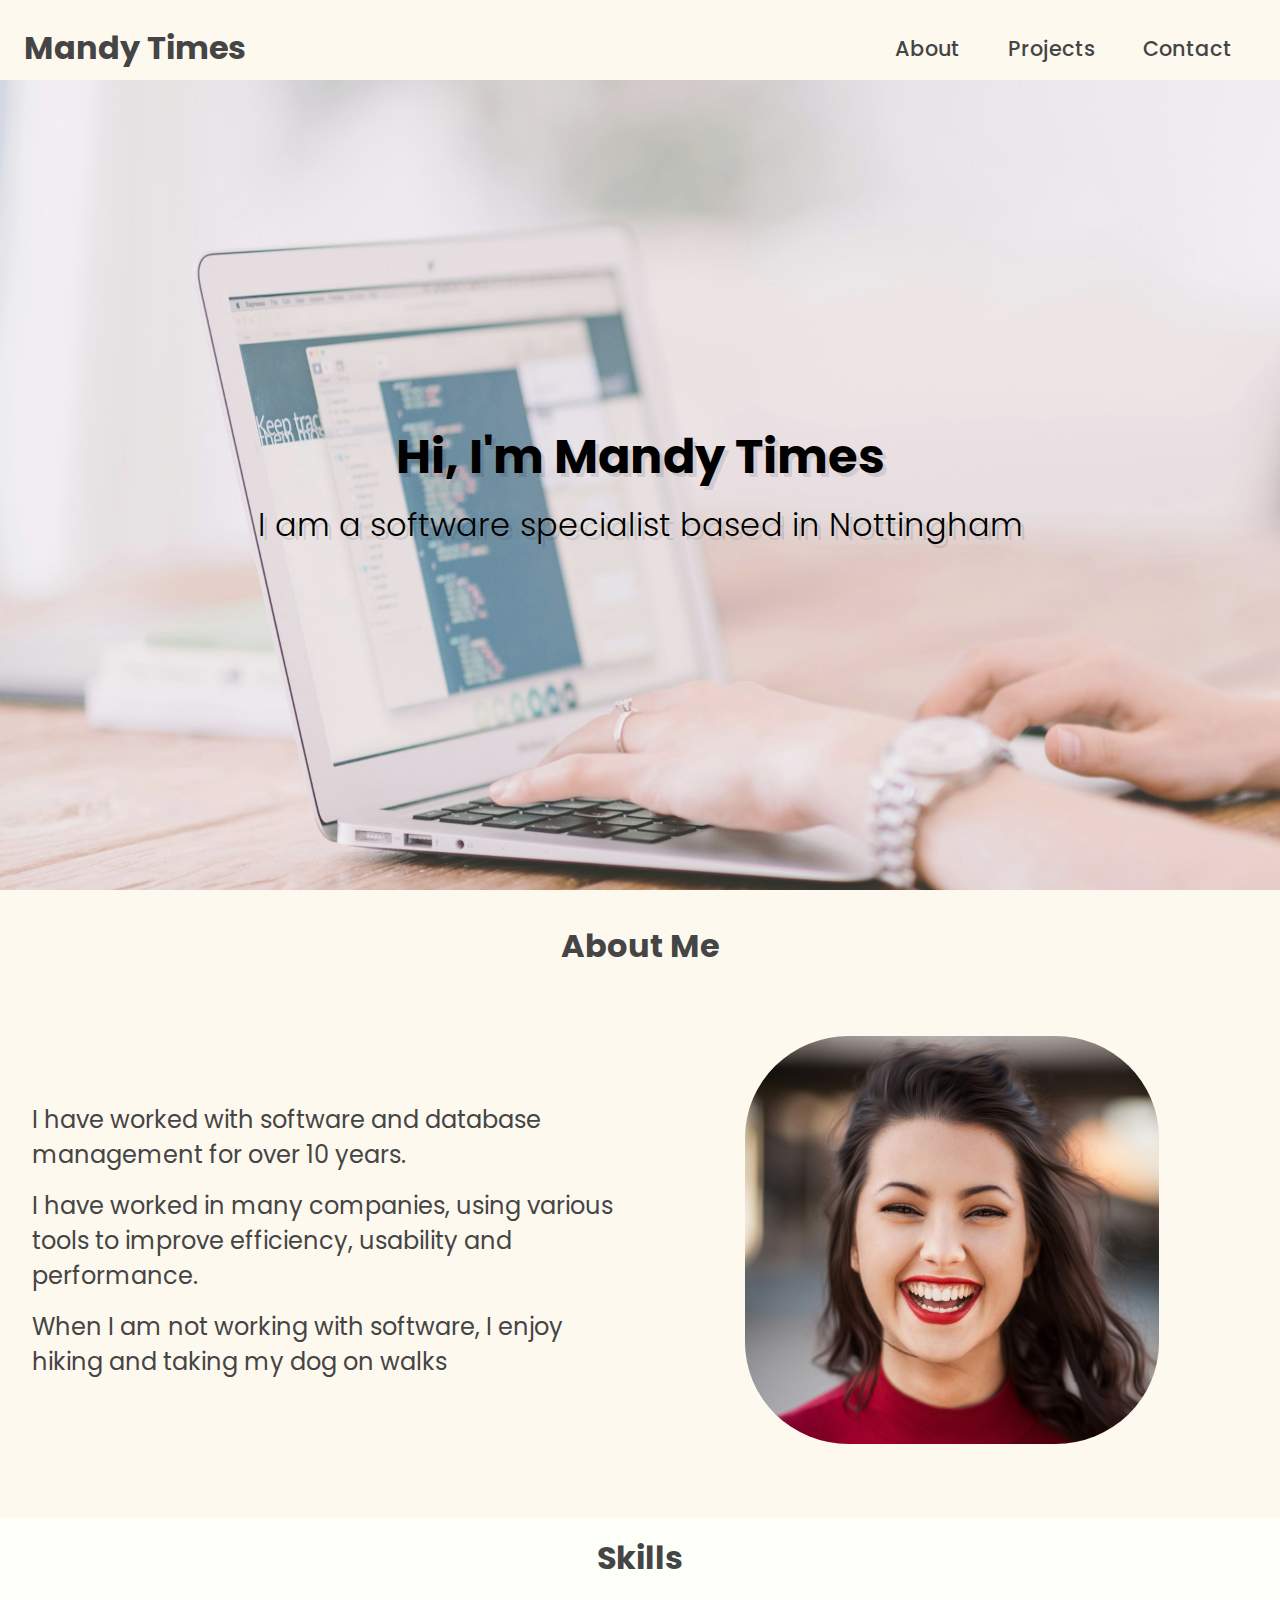
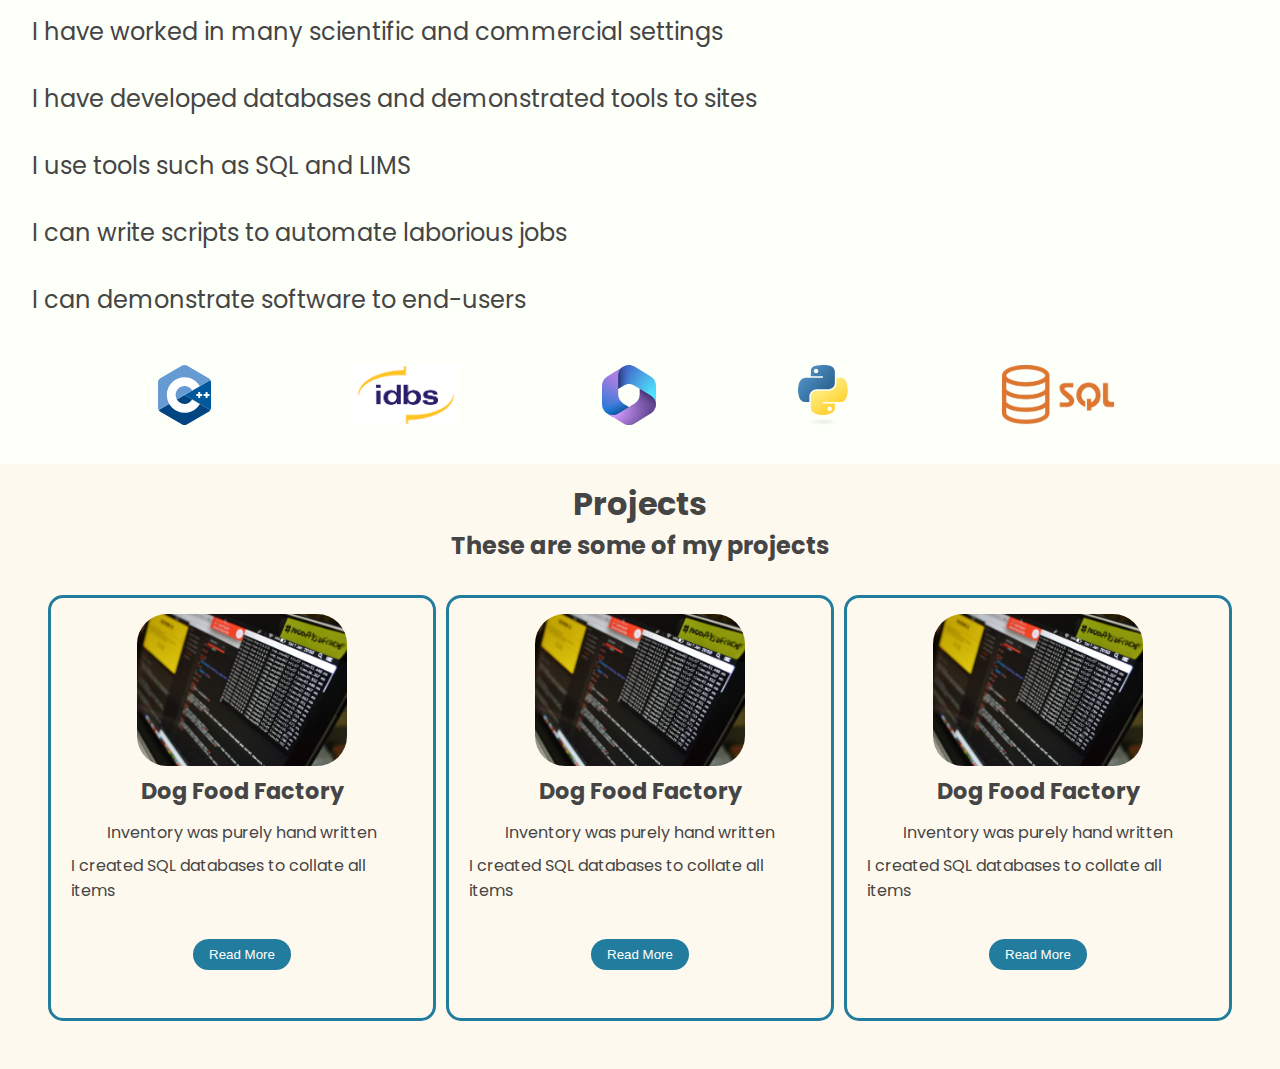
<file: index.html>
<!DOCTYPE html>
<html lang="en">

    <head>
        <meta charset="UTF-8">
        <meta name="viewport" content="width=device-width, initial-scale=1.0">
        <title>Mandy Times</title>
        <link rel="preconnect" href="https://fonts.googleapis.com">
        <link rel="preconnect" href="https://fonts.gstatic.com" crossorigin>
        <link
            href="https://fonts.googleapis.com/css2?family=Poppins:ital,wght@0,100;0,200;0,300;0,400;0,500;0,600;0,700;0,800;0,900;1,100;1,200;1,300;1,400;1,500;1,600;1,700;1,800;1,900&display=swap"
            rel="stylesheet">
        <link rel="stylesheet" href="./assets/styles/styles.css">
    </head>

    <body>


        <nav class="bg-one">
            <div class="navbar">
                <ul>
                    <div class="left-nav">
                        <h1 class="nav-header">Mandy Times</h1>
                    </div>
                    <div class="right-nav">
                        <li class="nav-link"><a href="">About</a></li>
                        <li class="nav-link"><a href="">Projects</a></li>
                        <li class="nav-link"><a href="">Contact</a></li>

                    </div>
                </ul>
            </div>
        </nav>

        <section id="hero">
            <div class="image-section">

            </div>
            <div class="hero-text">
                <h2>Hi, I'm Mandy Times</h2>
                <h3>I am a software specialist based in Nottingham</h3>
            </div>
        </section>

        <section id="about" class="py-2">
            <h3 class="section-header">About Me</h3>
            <div class="two-column-container">
                <div class="left-section">
                    <div class="text-section">

                        <p>I have worked with software and database management for over 10 years.</p>
                        <p>I have worked in many companies, using various tools to improve efficiency, usability and
                            performance.</p>
                        <!-- <p>I work with tools such as SQL, Microsoft 365 and LIMS</p> -->
                        <p>When I am not working with software, I enjoy hiking and taking my dog on walks</p>
                    </div>

                </div>
                <div class="right-section">
                    <!-- <div class="image-container"> -->
                    <img src="./assets/img/profile_cropped.jpg" alt="">
                    <!-- </div> -->
                </div>
            </div>
        </section>

        <section id="skills" class="bg-two p-2">
            <h3 class="section-header">Skills</h3>

            <div class="text-section p-2">
                <p>I have worked in many scientific and commercial settings</p>
                <p>I have developed databases and demonstrated tools to sites</p>
                <p>I use tools such as SQL and LIMS</p>
                <p>I can write scripts to automate laborious jobs</p>
                <p>I can demonstrate software to end-users</p>
            </div>

            <div class="logo-section">
                <ul class="logo-list">
                    <li class="logo-item"><img src="./assets/img/logos/c++.svg" class="logo"></img></li>
                    <li class="logo-item"><img src="./assets/img/logos/idbs.png" class="logo"></img></li>
                    <li class="logo-item"><img src="./assets/img/logos/microsoft.svg" class="logo"></img></li>
                    <li class="logo-item"><img src="./assets/img/logos/python.svg" class="logo"></img></li>
                    <li class="logo-item"><img src="./assets/img/logos/Sql.png" class="logo"></img></li>
                </ul>
            </div>

        </section>

        <section id="projects" class="bg-one p-2">
            <h3 class="section-header">Projects</h3>
            <h4>These are some of my projects</h4>

            <div class="project-section p-2">
                <div class="card">
                    <img src="./assets/img/project.jpg" alt="" class="card-image">
                    <h5 class="project-title">Dog Food Factory</h5>
                    <p class="project-text">Inventory was purely hand written</p>

                    <p class="project-text">I created SQL databases to collate all items</p>

                    <button class="btn-blue"><a href="">Read More</a></button>
                </div>
                <div class="card">
                    <img src="./assets/img/project.jpg" alt="" class="card-image">
                    <h5 class="project-title">Dog Food Factory</h5>
                    <p class="project-text">Inventory was purely hand written</p>

                    <p class="project-text">I created SQL databases to collate all items</p>

                    <button class="btn-blue"><a href="">Read More</a></button>
                </div>
                <div class="card">
                    <img src="./assets/img/project.jpg" alt="" class="card-image">
                    <h5 class="project-title">Dog Food Factory</h5>
                    <p class="project-text">Inventory was purely hand written</p>

                    <p class="project-text">I created SQL databases to collate all items</p>

                    <button class="btn-blue"><a href="">Read More</a></button>
                </div>
            </div>
        </section>
    </body>

</html>
</file>
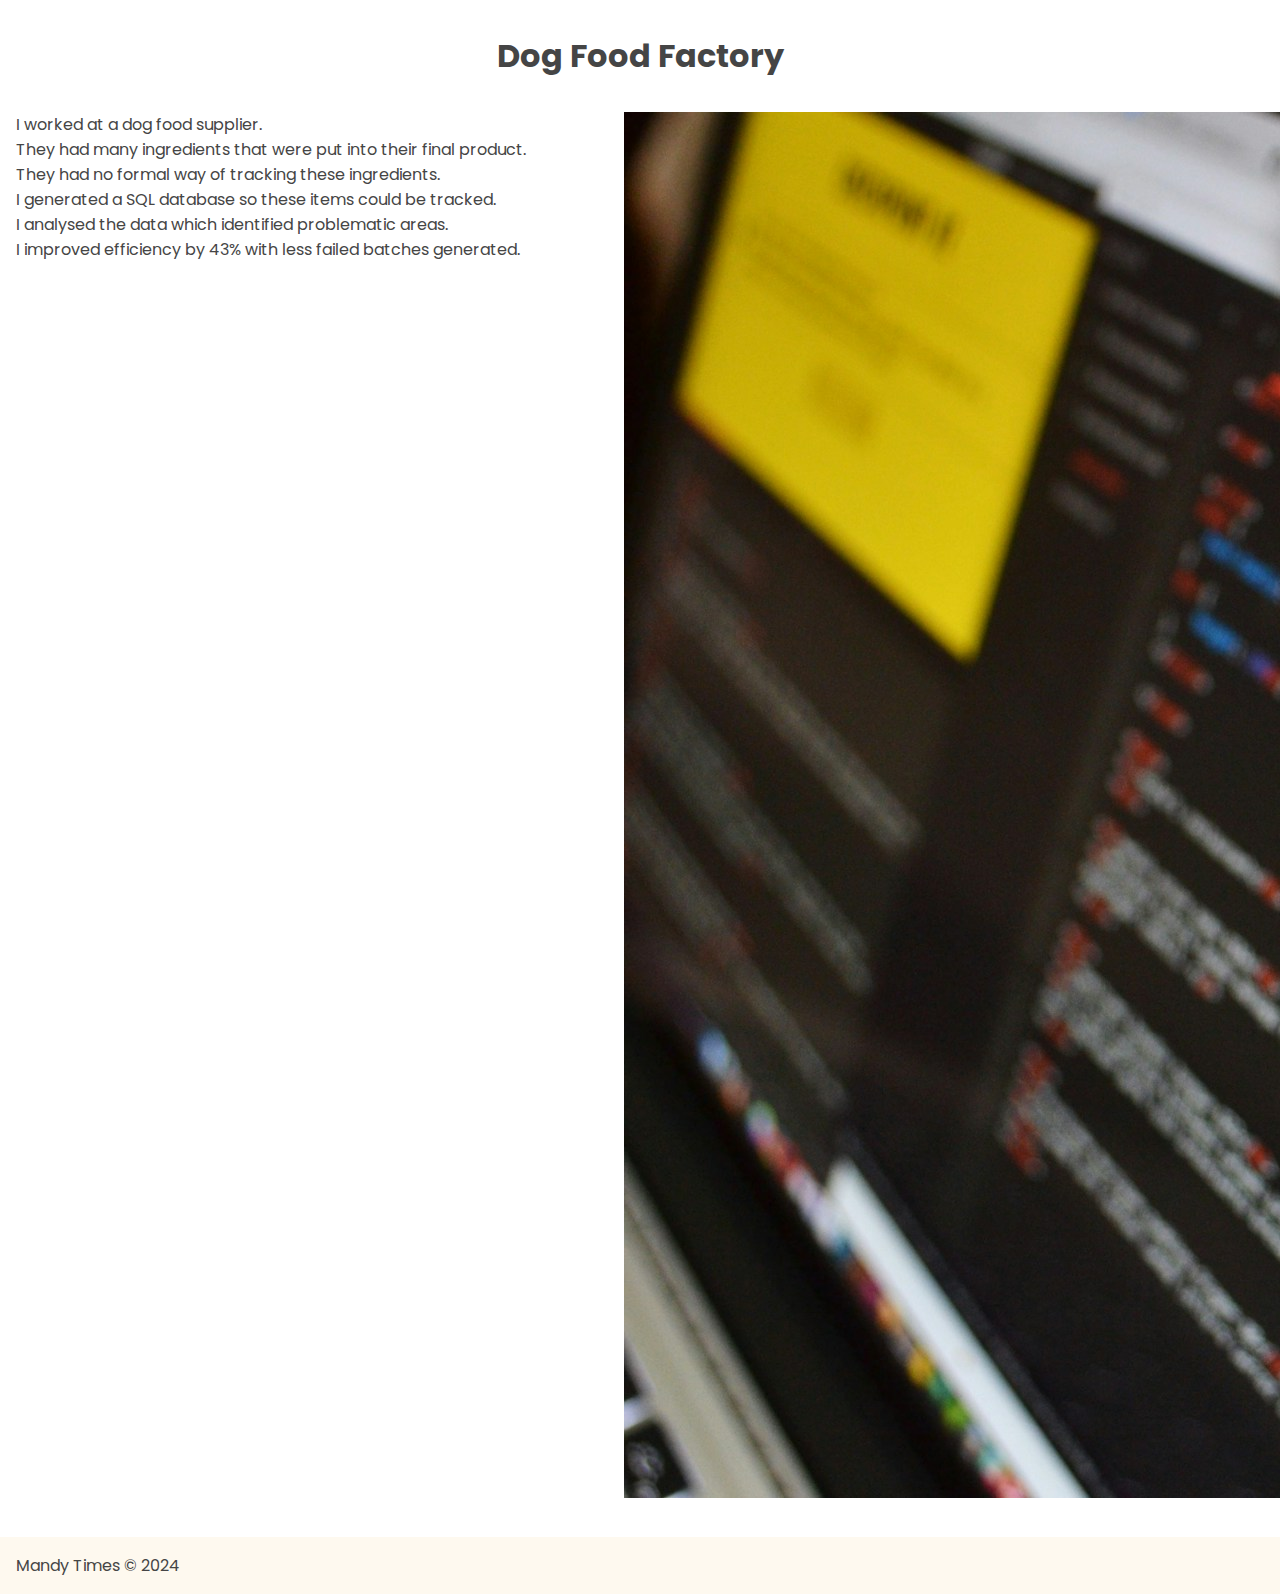
<file: project1.html>
<!DOCTYPE html>
<html lang="en">

    <head>
        <meta charset="UTF-8">
        <meta name="viewport" content="width=device-width, initial-scale=1.0">
        <title>Dog Food Factory</title>
        <link rel="preconnect" href="https://fonts.googleapis.com">
        <link rel="preconnect" href="https://fonts.gstatic.com" crossorigin>
        <link
            href="https://fonts.googleapis.com/css2?family=Poppins:ital,wght@0,100;0,200;0,300;0,400;0,500;0,600;0,700;0,800;0,900;1,100;1,200;1,300;1,400;1,500;1,600;1,700;1,800;1,900&display=swap"
            rel="stylesheet">
        <link rel="stylesheet" href="./assets/styles/styles.css">
    </head>

    <body>
        <section id="project" class="bg-2">
            <section class="py-2">
                <h3 class="section-header py-2">Dog Food Factory</h3>
                <div class="two-column-container">
                    <div class="left-section">
                        <div class="text-section">

                            <p>I worked at a dog food supplier.</p>
                            <p>They had many ingredients that were put into their final product.</p>
                            <p>They had no formal way of tracking these ingredients.</p>
                            <p>I generated a SQL database so these items could be tracked.</p>
                            <p>I analysed the data which identified problematic areas.</p>
                            <p>I improved efficiency by 43% with less failed batches generated.</p>

                        </div>

                    </div>
                    <div class="right-section">
                        <!-- <div class="image-container"> -->
                        <img src="./assets/img/project.jpg" alt="">
                        <!-- </div> -->
                    </div>
                </div>
            </section>
        </section>

        <footer class="bg-one p-2">
            <p>Mandy Times &copy; 2024</p>
        </footer>
    </body>

</html>
</file>
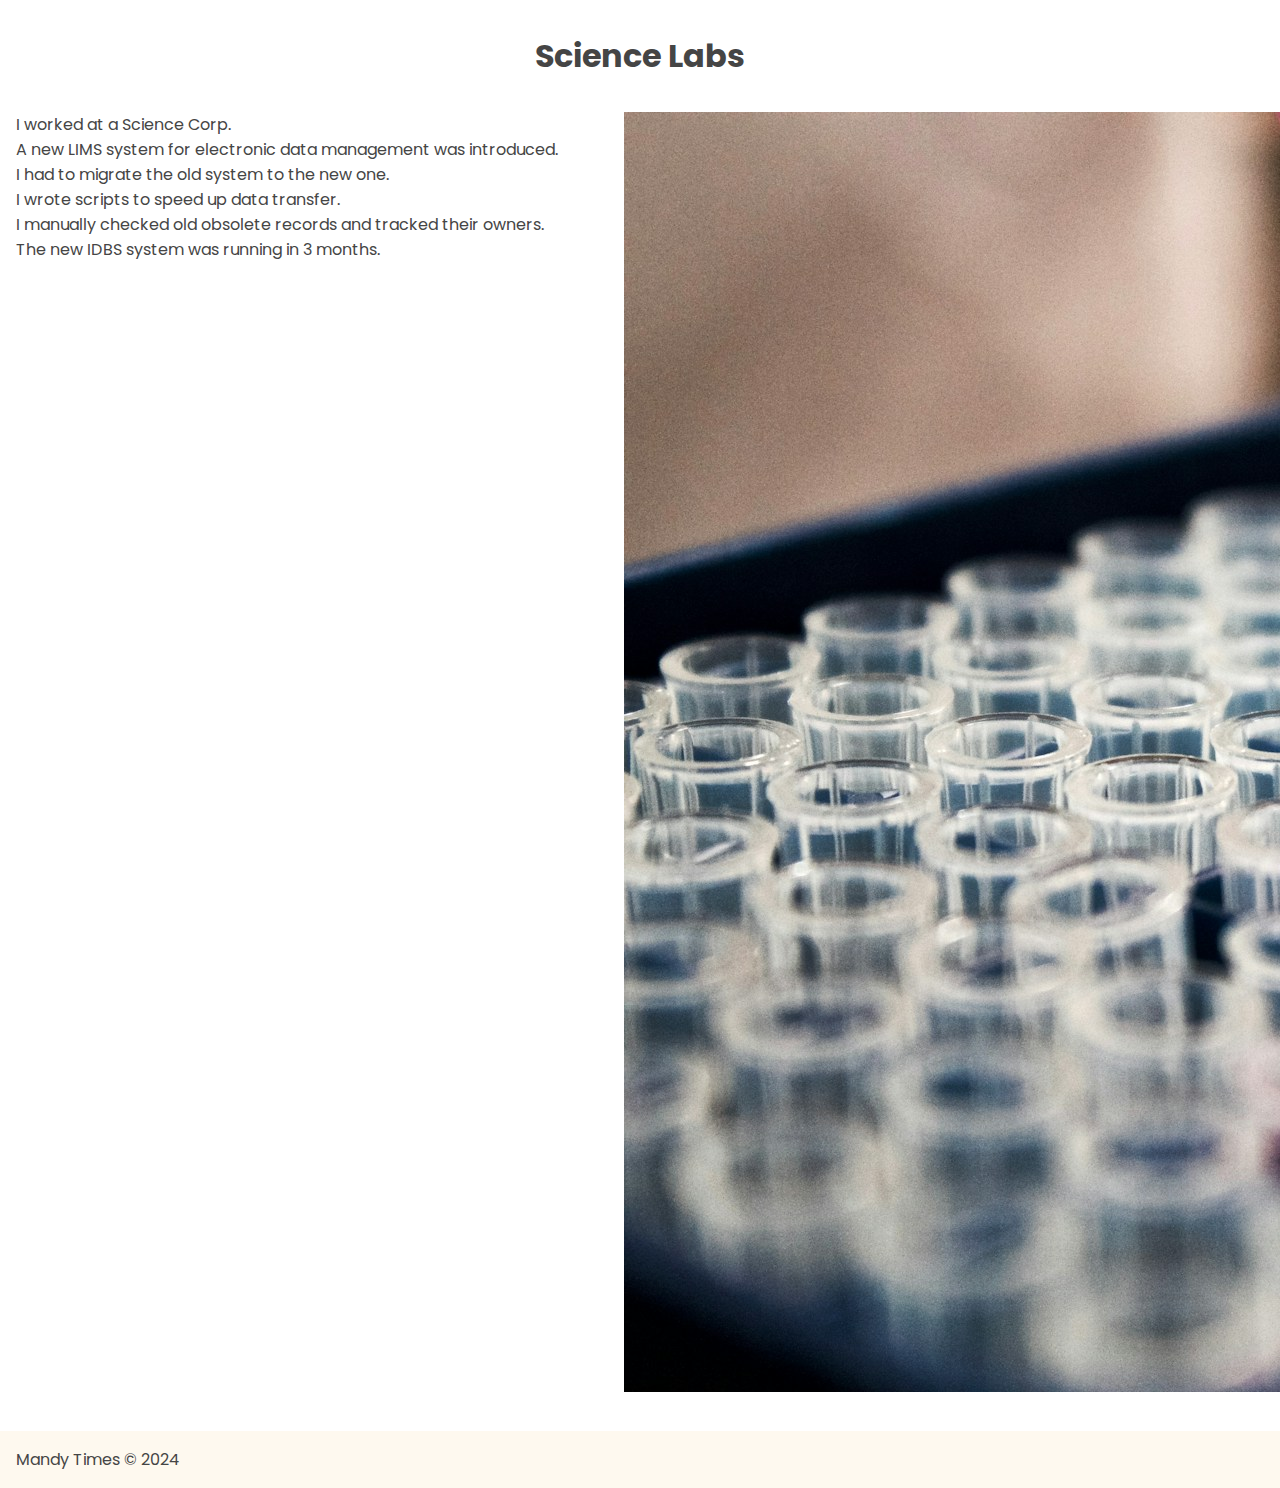
<file: project2.html>
<!DOCTYPE html>
<html lang="en">

    <head>
        <meta charset="UTF-8">
        <meta name="viewport" content="width=device-width, initial-scale=1.0">
        <title>Science Corp</title>
        <link rel="preconnect" href="https://fonts.googleapis.com">
        <link rel="preconnect" href="https://fonts.gstatic.com" crossorigin>
        <link
            href="https://fonts.googleapis.com/css2?family=Poppins:ital,wght@0,100;0,200;0,300;0,400;0,500;0,600;0,700;0,800;0,900;1,100;1,200;1,300;1,400;1,500;1,600;1,700;1,800;1,900&display=swap"
            rel="stylesheet">
        <link rel="stylesheet" href="./assets/styles/styles.css">
    </head>

    <body>
        <section id="project" class="bg-2">
            <section class="py-2">
                <h3 class="section-header py-2">Science Labs</h3>
                <div class="two-column-container">
                    <div class="left-section">
                        <div class="text-section">

                            <p>I worked at a Science Corp.</p>
                            <p>A new LIMS system for electronic data management was introduced.</p>
                            <p>I had to migrate the old system to the new one.</p>
                            <p>I wrote scripts to speed up data transfer.</p>
                            <p>I manually checked old obsolete records and tracked their owners.</p>
                            <p>The new IDBS system was running in 3 months.</p>

                        </div>

                    </div>
                    <div class="right-section">
                        <!-- <div class="image-container"> -->
                        <img src="./assets/img/lab.jpg" alt="">
                        <!-- </div> -->
                    </div>
                </div>
            </section>
        </section>

        <footer class="bg-one p-2">
            <p>Mandy Times &copy; 2024</p>
        </footer>
    </body>

</html>
</file>
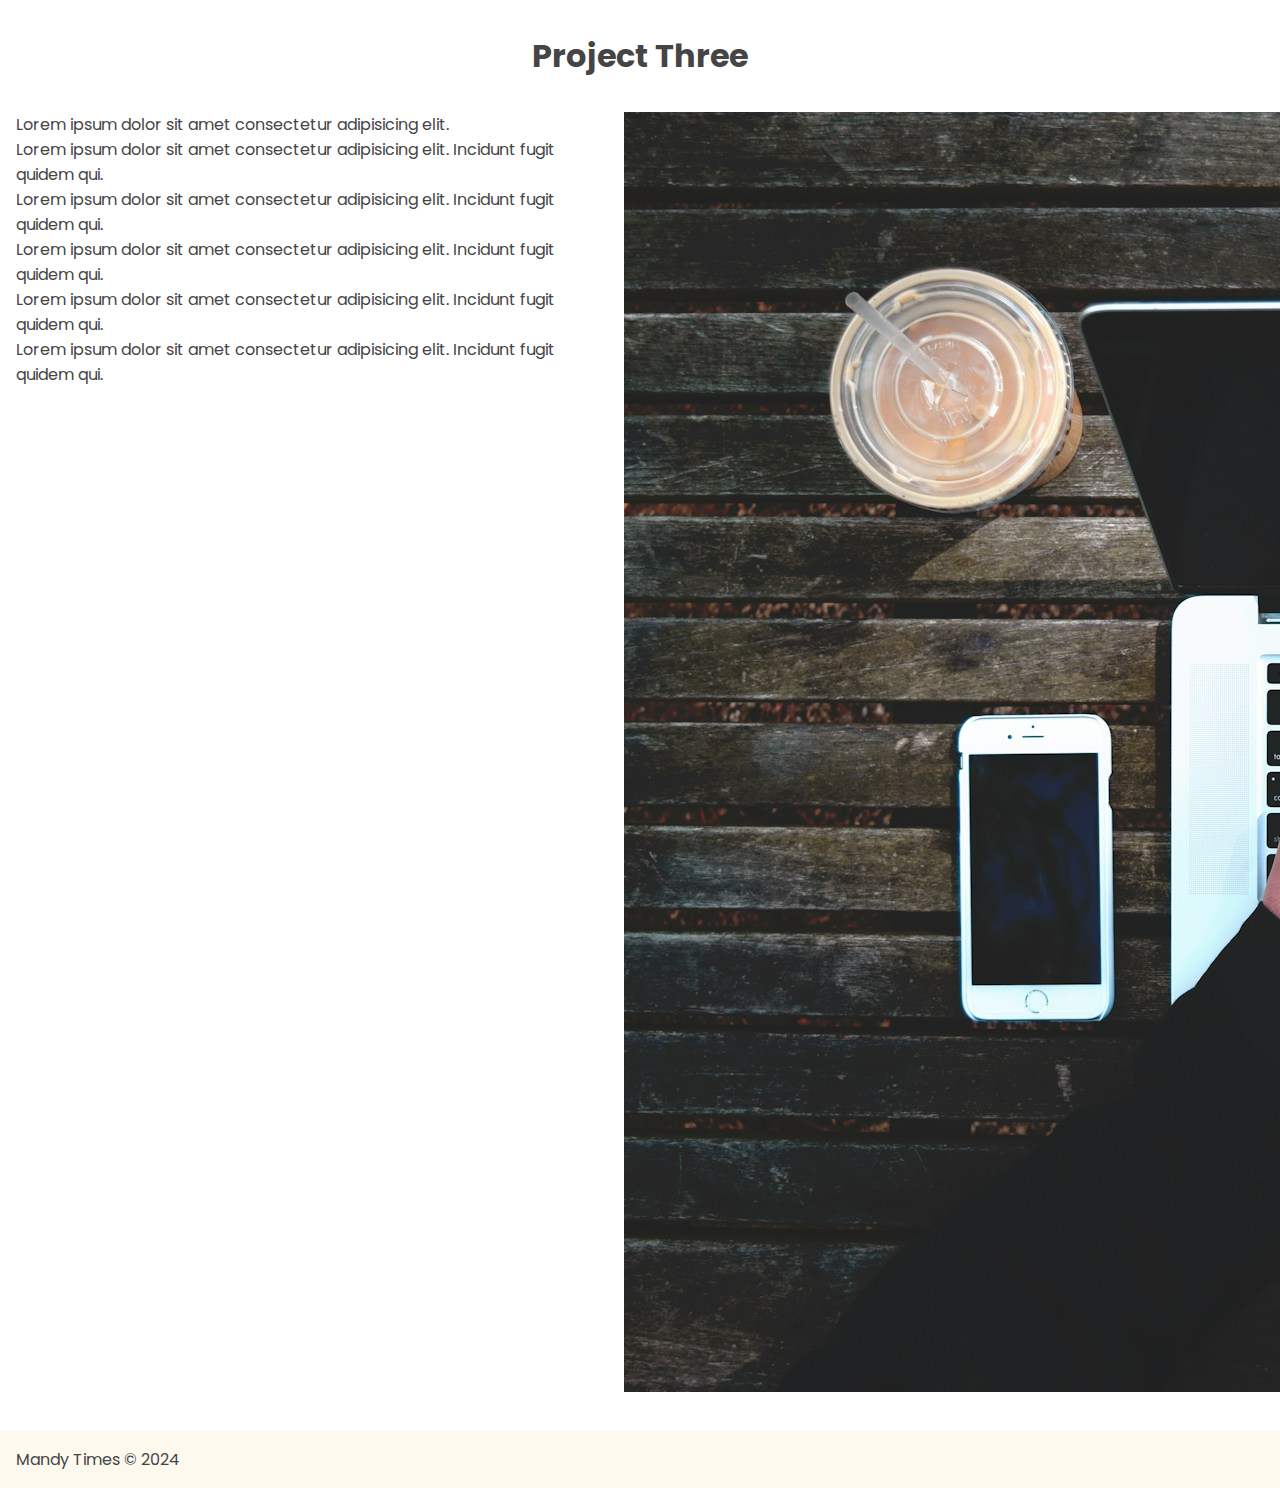
<file: project3.html>
<!DOCTYPE html>
<html lang="en">

    <head>
        <meta charset="UTF-8">
        <meta name="viewport" content="width=device-width, initial-scale=1.0">
        <title>Project Three</title>
        <link rel="preconnect" href="https://fonts.googleapis.com">
        <link rel="preconnect" href="https://fonts.gstatic.com" crossorigin>
        <link
            href="https://fonts.googleapis.com/css2?family=Poppins:ital,wght@0,100;0,200;0,300;0,400;0,500;0,600;0,700;0,800;0,900;1,100;1,200;1,300;1,400;1,500;1,600;1,700;1,800;1,900&display=swap"
            rel="stylesheet">
        <link rel="stylesheet" href="./assets/styles/styles.css">
    </head>

    <body>
        <section id="project" class="bg-2">
            <section class="py-2">
                <h3 class="section-header py-2">Project Three</h3>
                <div class="two-column-container">
                    <div class="left-section">
                        <div class="text-section">

                            <p>Lorem ipsum dolor sit amet consectetur adipisicing elit.</p>
                            <p>Lorem ipsum dolor sit amet consectetur adipisicing elit. Incidunt fugit quidem qui.</p>
                            <p>Lorem ipsum dolor sit amet consectetur adipisicing elit. Incidunt fugit quidem qui.</p>
                            <p>Lorem ipsum dolor sit amet consectetur adipisicing elit. Incidunt fugit quidem qui.</p>
                            <p>Lorem ipsum dolor sit amet consectetur adipisicing elit. Incidunt fugit quidem qui.</p>
                            <p>Lorem ipsum dolor sit amet consectetur adipisicing elit. Incidunt fugit quidem qui.</p>


                        </div>

                    </div>
                    <div class="right-section">
                        <!-- <div class="image-container"> -->
                        <img src="./assets/img/project3.jpg" alt="">
                        <!-- </div> -->
                    </div>
                </div>
            </section>
        </section>

        <footer class="bg-one p-2">
            <p>Mandy Times &copy; 2024</p>
        </footer>
    </body>

</html>
</file>
<file: assets/styles/styles.css>
* {
    margin: 0;
    padding: 0;
}

/* variables */

:root {
    --black: #454545;
    /* --white: #f5f5f0; */
    --bg-one: #fef9ef;
    --bg-two: #fdfff9;
    --red: #fe6d73;
    --blue: #227c9d;
    --teal: #17c3b2;
    --yellow: #ffcb77;

}

/* utils */
.bg-one {
    background-color: var(--bg-one);
}

.bg-two {
    background-color: var(--bg-two);
}

.py-2 {
    padding: 1rem 0;
}

.px-2 {
    padding: 0 1rem;
}

.p-2 {
    padding: 1rem;
}

.section-header {
    font-size: 2rem;
    text-align: center;
}


.two-column-container {
    display: flex;
    min-height: 60vh;
}

.two-column-container .left-section,
.two-column-container .right-section {
    width: 50%;
    padding: 1rem;
}

.btn-blue {
    display: inline-block;
    padding: 0.5rem 1rem;
    border-radius: 20px;
    border: none;
    background-color: var(--blue);
    color: #fff;
}

.btn-blue:hover {
    opacity: 0.9;
    cursor: pointer;
}

.btn-blue a {
    text-decoration: none;
    color: #fff;
}

/* body styles */
html {
    font-family: "Poppins", sans-serif;
    font-size: 16px;


}

body {
    width: 100%;
    box-sizing: border-box;
    color: var(--black);
    /* background-color: var(--bg-two); */
}

ul {
    list-style: none;
}

/* navbar */

.navbar {
    /* width: 100vw; */
    padding: 1.5rem 1.5rem 0.5rem;
    /* background-color: var(--bg-two); */
    /* height: 10vh; */
}

.navbar ul {
    /* height: 10vh; */
    /* list-style: none; */
    display: flex;
    flex-direction: row;
    justify-content: space-between;
    align-items: center;
}

.navbar .left-nav .nav-header {
    font-size: 2rem;
    text-align: center;
}

.navbar ul .right-nav {
    display: flex;
}

.navbar ul .right-nav .nav-link {
    display: inline-block;
    font-size: 1.3rem;
    /* padding: 0 1rem; */
}

.navbar ul .right-nav .nav-link a {
    text-decoration: none;
    padding: 0 1.5rem 0.5rem;
    font-weight: 500;
    color: var(--black);
}

.navbar ul .right-nav .nav-link a:hover {
    border-bottom: 3px solid var(--red);

}

/* hero section */

section#hero {
    height: 90vh;
    width: 100%;
    position: relative;

}

section#hero .image-section {
    width: 100%;
    height: 100%;
    background-image: url("../img/laptop_hero2.jpg");
    background-repeat: no-repeat;
    background-size: cover;
    background-position: center;
    opacity: 0.9;

}

section#hero .hero-text {
    position: absolute;
    top: 50%;
    left: 50%;
    transform: translate(-50%, -50%);
    width: 80%;
    text-align: center;
}

section#hero .hero-text {
    color: var(--black);
    /* color: black; */
}


section#hero .hero-text h2 {
    font-size: 3rem;
    text-shadow: 4px 4px 0 rgb(0, 0, 0, 0.1);
    color: black;
}



section#hero .hero-text h3 {
    font-size: 2rem;
    text-shadow: 4px 4px 0 rgb(0, 0, 0, 0.1);
    font-weight: 300;
    margin-top: 0.5rem;
    color: black;
}

/* about section */
section#about {
    background-color: var(--bg-one);
    /* display: flex; */
    padding: 2rem 1rem 0.5rem;
}

/* section#about h3 {
    font-size: 1.8rem;
    text-align: center;
} */



#about .two-column-container .left-section .text-section {
    display: flex;
    flex-direction: column;
    justify-content: center;
    /* align-items: center; */
    /* padding: 1rem; */
    height: 100%;
}

#about .two-column-container .left-section .text-section p {
    padding: 0.5rem 0;
    font-size: 1.5rem;
}


#about .two-column-container .right-section {
    display: flex;
    /* text-align: center; */
    flex-direction: column;
    justify-content: center;
    align-items: center;

}


#about .two-column-container .right-section img {
    width: 70%;
    min-width: 200px;
    border-radius: 25%;

}


/* skills section */

/* #skills .text-section {
    margin: 0 auto;
    width: 80%;
} */

#skills p {
    font-size: 1.5rem;
    padding: 1rem 0;
}


#skills .logo-section .logo-list {
    display: flex;
    flex-direction: row;
    /* background-color: var(--bg-one); */
    justify-content: space-evenly;
    margin: 1rem 0;
}

#skills .logo-section .logo-list .logo-item .logo {
    /* width: 50px; */
    height: 60px;
}


/* work section */

#projects h4 {
    text-align: center;
    font-size: 1.5rem;
}

.project-section {
    display: flex;
    padding: 1rem;
    margin: 1rem;
    justify-content: space-between;
    gap: 10px;
}

.project-section .card {
    width: 30%;
    /* height: 100px; */
    border: 3px solid var(--blue);
    border-radius: 15px;
    display: flex;
    flex-direction: column;
    align-items: center;
    padding: 1rem;
}

.project-section .card img {
    max-width: 60%;
    border-radius: 30px;
}

.project-section .card .project-title {
    font-size: 1.4rem;
    margin: 0.5rem 0;
}

.project-section .card .project-text {
    margin: 0.25rem;
}

.project-section .card .btn-blue {
    margin: 2rem 0;
}

/* media queries */

@media (width <700px) {
    .project-section {
        flex-direction: column;
        /* justify-content: center; */
        align-items: center;
        gap: 20px;
    }

    .project-section .card {
        width: 80%;
    }
}

@media (width <=500px) {


    /* navbar */
    .navbar ul {
        flex-direction: column;
    }

    .navbar .left-nav .nav-header {
        font-size: 2rem;
        margin-bottom: 0.5rem;
        /* font-weight: 100; */
    }

    .navbar ul .right-nav .nav-link {
        font-size: 1rem;
    }

    .navbar ul .right-nav .nav-link a {
        padding: 0 0.75rem 0.5rem;
        margin: 0 0.5rem;
    }

    /* hero section */
    section#hero {
        height: 70vh;

    }

    section#hero .hero-text h2 {
        font-size: 2rem;

    }

    section#hero .hero-text h3 {
        font-size: 1.5rem;

        margin-top: 0.25rem;
    }

    /* about section */
    #about .two-column-container {
        display: flex;
        flex-direction: column-reverse;
    }

    #about .two-column-container .left-section,
    #about .two-column-container .right-section {
        width: 100%;
    }

    #about .two-column-container .left-section .text-section p {
        font-size: 1rem;
        padding: 0.5rem;

    }

    /* skilsl section */

    #skills p {
        font-size: 1rem;
        padding: 0.5rem;
    }

    #skills .logo-section .logo-list .logo-item .logo {
        /* width: 50px; */
        height: 30px;
    }
}
</file>
